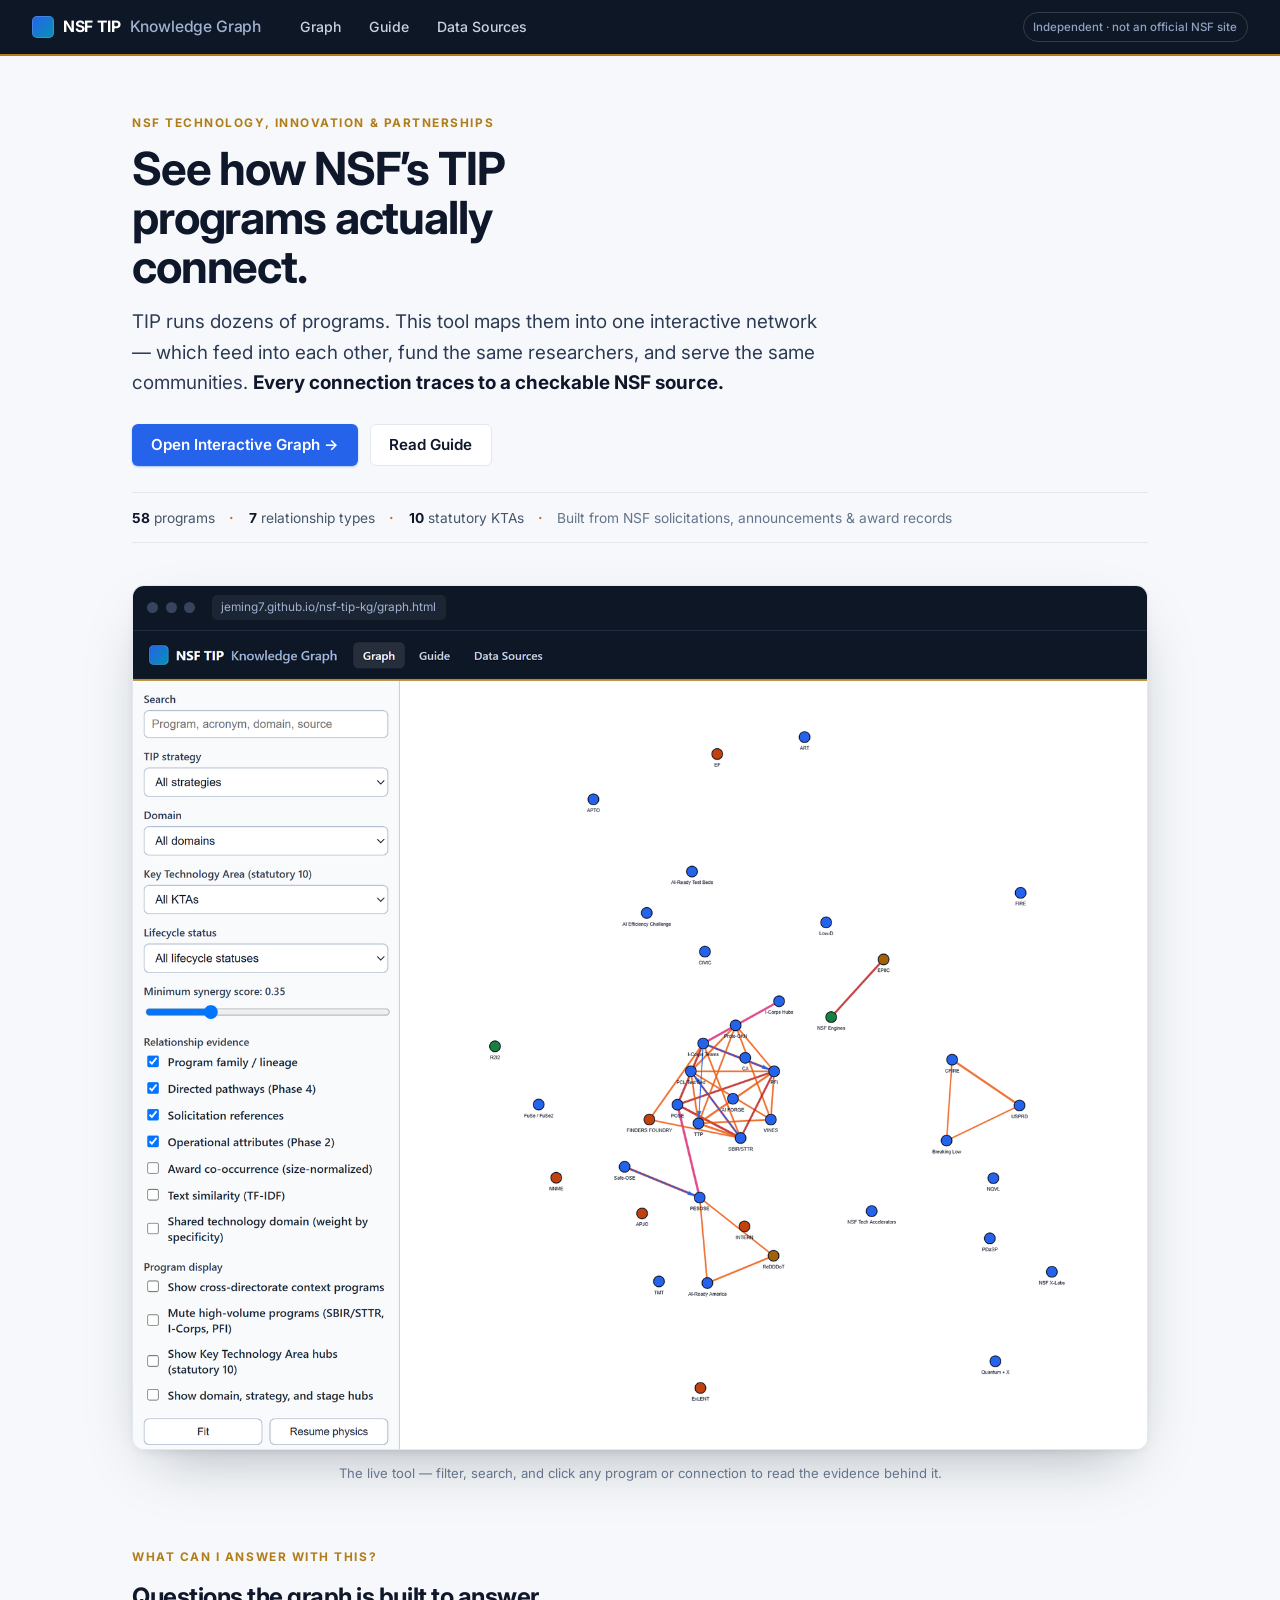
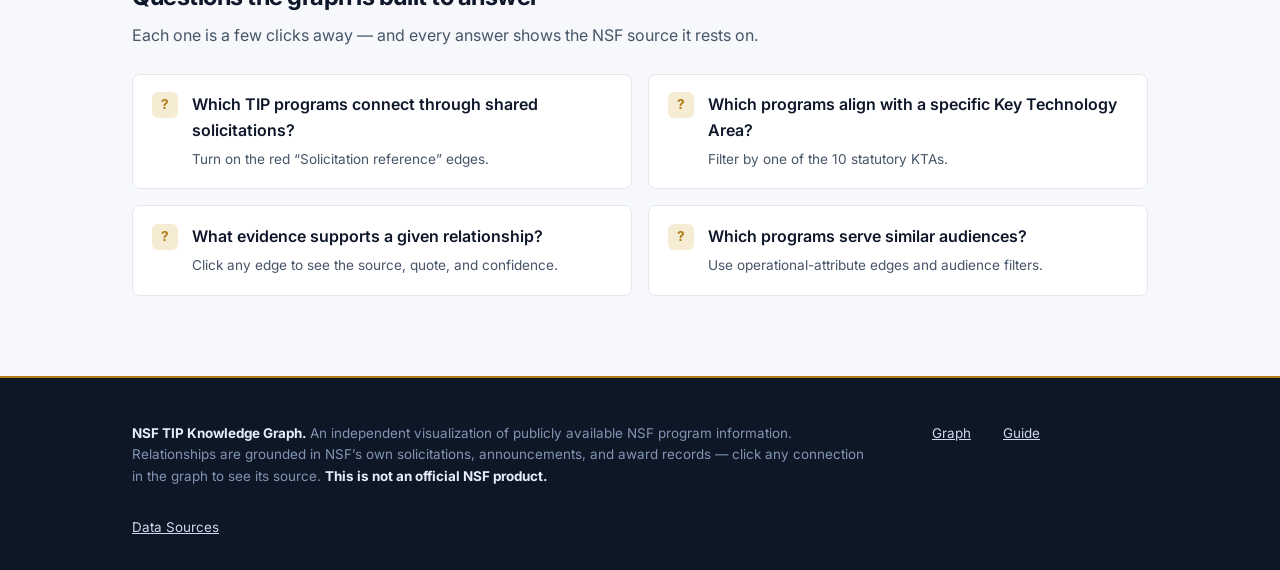
<file: index.html>
<!DOCTYPE html>
<html lang="en">
<head>
<meta charset="utf-8">
<meta name="viewport" content="width=device-width, initial-scale=1">
<title>NSF TIP Knowledge Graph</title>
<meta name="description" content="An interactive, evidence-backed knowledge graph of NSF Technology, Innovation and Partnerships (TIP) programs — every connection traces to a checkable NSF source.">
<link rel="preconnect" href="https://fonts.googleapis.com">
<link rel="preconnect" href="https://fonts.gstatic.com" crossorigin>
<link href="https://fonts.googleapis.com/css2?family=Inter:wght@400;500;600;700&display=swap" rel="stylesheet">
<link rel="stylesheet" href="assets/site.css">
<style>
  /* hero + landing-specific */
  .hero{ max-width:var(--maxw); margin:0 auto; padding:clamp(2.2rem,5vw,3.6rem) clamp(1rem,3vw,2rem) 1rem; }
  .hero h1{ font-size:clamp(2rem,5vw,2.85rem); line-height:1.08; letter-spacing:-.025em; margin:0 0 1rem; max-width:18ch; }
  .hero .lede{ font-size:clamp(1.05rem,2.2vw,1.18rem); color:#2c3b54; max-width:44rem; margin:0 0 1.6rem; }
  .hero .lede strong{ color:var(--ink); }
  .actions{ display:flex; flex-wrap:wrap; gap:.75rem; margin:0 0 1.6rem; }
  .strip{ display:flex; flex-wrap:wrap; align-items:center; gap:.55rem .9rem;
          font-size:.86rem; color:var(--slate); border-top:1px solid var(--line);
          border-bottom:1px solid var(--line); padding:.85rem 0; margin-bottom:0; }
  .strip b{ color:var(--ink); font-weight:700; }
  .strip .dot{ color:var(--gold); font-weight:700; }
  .strip .src{ color:var(--slate-light); }

  /* preview window */
  .preview{ max-width:var(--maxw); margin:1.6rem auto 0; padding:0 clamp(1rem,3vw,2rem); }
  .window{ border:1px solid var(--line); border-radius:12px; overflow:hidden;
           box-shadow:0 24px 60px -24px rgba(14,23,38,.35), 0 4px 14px -8px rgba(14,23,38,.2);
           background:#fff; }
  .window .bar{ display:flex; align-items:center; gap:.45rem; padding:.6rem .9rem;
                background:#0e1726; border-bottom:1px solid #1f2b41; }
  .window .bar i{ width:11px; height:11px; border-radius:50%; background:#37445d; }
  .window .bar .url{ margin-left:.6rem; color:#9fb3d1; font-size:.74rem;
                     background:rgba(255,255,255,.06); padding:.18rem .6rem; border-radius:5px; }
  .window a.shot{ display:block; position:relative; }
  .window img{ display:block; width:100%; height:auto; }
  .window .open-overlay{ position:absolute; inset:0; display:flex; align-items:flex-end; justify-content:center;
        padding:1.4rem; background:linear-gradient(180deg,rgba(14,23,38,0) 55%,rgba(14,23,38,.12)); opacity:0; transition:opacity .15s; }
  .window a.shot:hover .open-overlay{ opacity:1; }
  .window .open-overlay span{ background:var(--blue); color:#fff; font-weight:600; font-size:.9rem;
        padding:.6rem 1rem; border-radius:6px; box-shadow:0 6px 18px rgba(37,99,235,.4); }
  .caption{ text-align:center; color:var(--slate-light); font-size:.82rem; margin:.8rem 0 0; }

  /* answers section */
  .answers{ max-width:var(--maxw); margin:0 auto; padding:clamp(2.6rem,5vw,4rem) clamp(1rem,3vw,2rem) 1rem; }
  .answers h2{ font-size:1.5rem; letter-spacing:-.02em; margin:.2rem 0 .4rem; }
  .answers .sub{ color:var(--slate); margin:0 0 1.6rem; max-width:42rem; }
  .qgrid{ display:grid; grid-template-columns:repeat(2,1fr); gap:1rem; }
  @media (max-width:620px){ .qgrid{ grid-template-columns:1fr; } }
  .qcard{ background:var(--surface); border:1px solid var(--line); border-radius:var(--radius);
          padding:1.1rem 1.2rem; display:flex; gap:.85rem; align-items:flex-start;
          text-decoration:none; color:inherit; transition:border-color .12s, box-shadow .12s, transform .1s; }
  .qcard:hover{ border-color:#c8d4e6; box-shadow:0 10px 24px -16px rgba(14,23,38,.4); transform:translateY(-2px); }
  .qcard .q{ font-weight:600; color:var(--ink); line-height:1.4; }
  .qcard .how{ display:block; margin-top:.35rem; font-size:.85rem; color:var(--slate); font-weight:400; }
  .qcard .ix{ flex:none; width:26px; height:26px; border-radius:6px; background:var(--gold-soft);
              color:var(--gold); display:grid; place-items:center; font-weight:700; font-size:.85rem; }
</style>
</head>
<body>

  <header class="site-header">
    <a class="brand" href="index.html"><span class="mark"></span>NSF TIP <span class="sub">Knowledge Graph</span></a>
    <nav>
      <a href="graph.html">Graph</a>
      <a href="report.html">Guide</a>
      <a href="sources.html">Data Sources</a>
    </nav>
    <span class="spacer"></span>
    <span class="indep">Independent · not an official NSF site</span>
  </header>

  <main>
    <section class="hero">
      <p class="eyebrow">NSF Technology, Innovation &amp; Partnerships</p>
      <h1>See how NSF&rsquo;s TIP programs actually connect.</h1>
      <p class="lede">TIP runs dozens of programs. This tool maps them into one interactive network —
        which feed into each other, fund the same researchers, and serve the same communities.
        <strong>Every connection traces to a checkable NSF source.</strong></p>
      <div class="actions">
        <a class="btn btn-primary" href="graph.html">Open Interactive Graph →</a>
        <a class="btn btn-secondary" href="report.html">Read Guide</a>
      </div>
      <div class="strip">
        <span><b>58</b> programs</span><span class="dot">·</span>
        <span><b>7</b> relationship types</span><span class="dot">·</span>
        <span><b>10</b> statutory KTAs</span><span class="dot">·</span>
        <span class="src">Built from NSF solicitations, announcements &amp; award records</span>
      </div>
    </section>

    <section class="preview">
      <div class="window">
        <div class="bar"><i></i><i></i><i></i><span class="url">jeming7.github.io/nsf-tip-kg/graph.html</span></div>
        <a class="shot" href="graph.html" aria-label="Open the interactive graph">
          <img src="assets/graph-preview.png" alt="The interactive TIP knowledge graph: programs as nodes, evidence-backed relationships as colored edges, with filter controls." loading="eager">
          <span class="open-overlay"><span>Open Interactive Graph →</span></span>
        </a>
      </div>
      <p class="caption">The live tool — filter, search, and click any program or connection to read the evidence behind it.</p>
    </section>

    <section class="answers">
      <p class="eyebrow">What can I answer with this?</p>
      <h2>Questions the graph is built to answer</h2>
      <p class="sub">Each one is a few clicks away — and every answer shows the NSF source it rests on.</p>
      <div class="qgrid">
        <a class="qcard" href="graph.html">
          <span class="ix">?</span>
          <span><span class="q">Which TIP programs connect through shared solicitations?</span>
            <span class="how">Turn on the red &ldquo;Solicitation reference&rdquo; edges.</span></span>
        </a>
        <a class="qcard" href="graph.html">
          <span class="ix">?</span>
          <span><span class="q">Which programs align with a specific Key Technology Area?</span>
            <span class="how">Filter by one of the 10 statutory KTAs.</span></span>
        </a>
        <a class="qcard" href="graph.html">
          <span class="ix">?</span>
          <span><span class="q">What evidence supports a given relationship?</span>
            <span class="how">Click any edge to see the source, quote, and confidence.</span></span>
        </a>
        <a class="qcard" href="graph.html">
          <span class="ix">?</span>
          <span><span class="q">Which programs serve similar audiences?</span>
            <span class="how">Use operational-attribute edges and audience filters.</span></span>
        </a>
      </div>
    </section>
  </main>

  <footer class="site-footer">
    <div class="inner">
      <p class="disclaimer">
        <strong>NSF TIP Knowledge Graph.</strong> An independent visualization of publicly available NSF program
        information. Relationships are grounded in NSF&rsquo;s own solicitations, announcements, and award records —
        click any connection in the graph to see its source. <strong>This is not an official NSF product.</strong>
      </p>
      <span class="spacer"></span>
      <a href="graph.html">Graph</a> <a href="report.html">Guide</a> <a href="sources.html">Data Sources</a>
    </div>
  </footer>

</body>
</html>
</file>
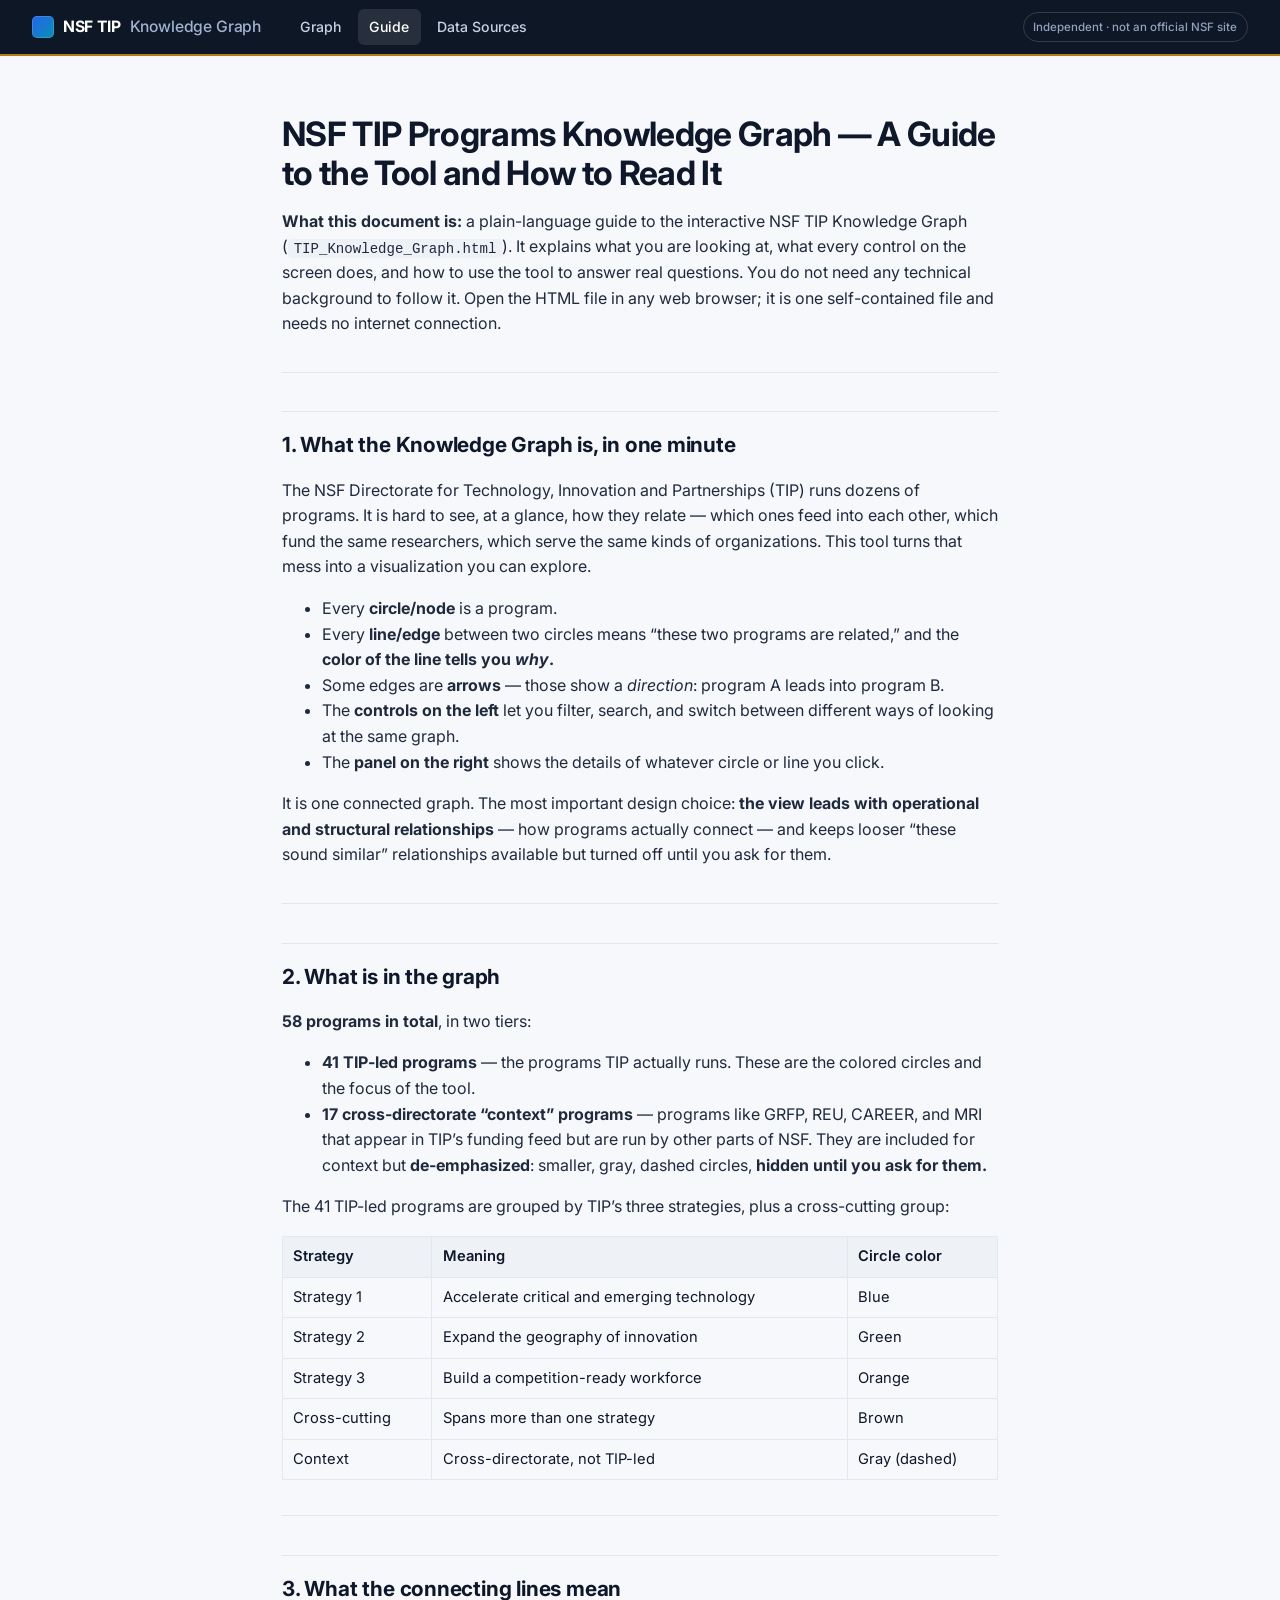
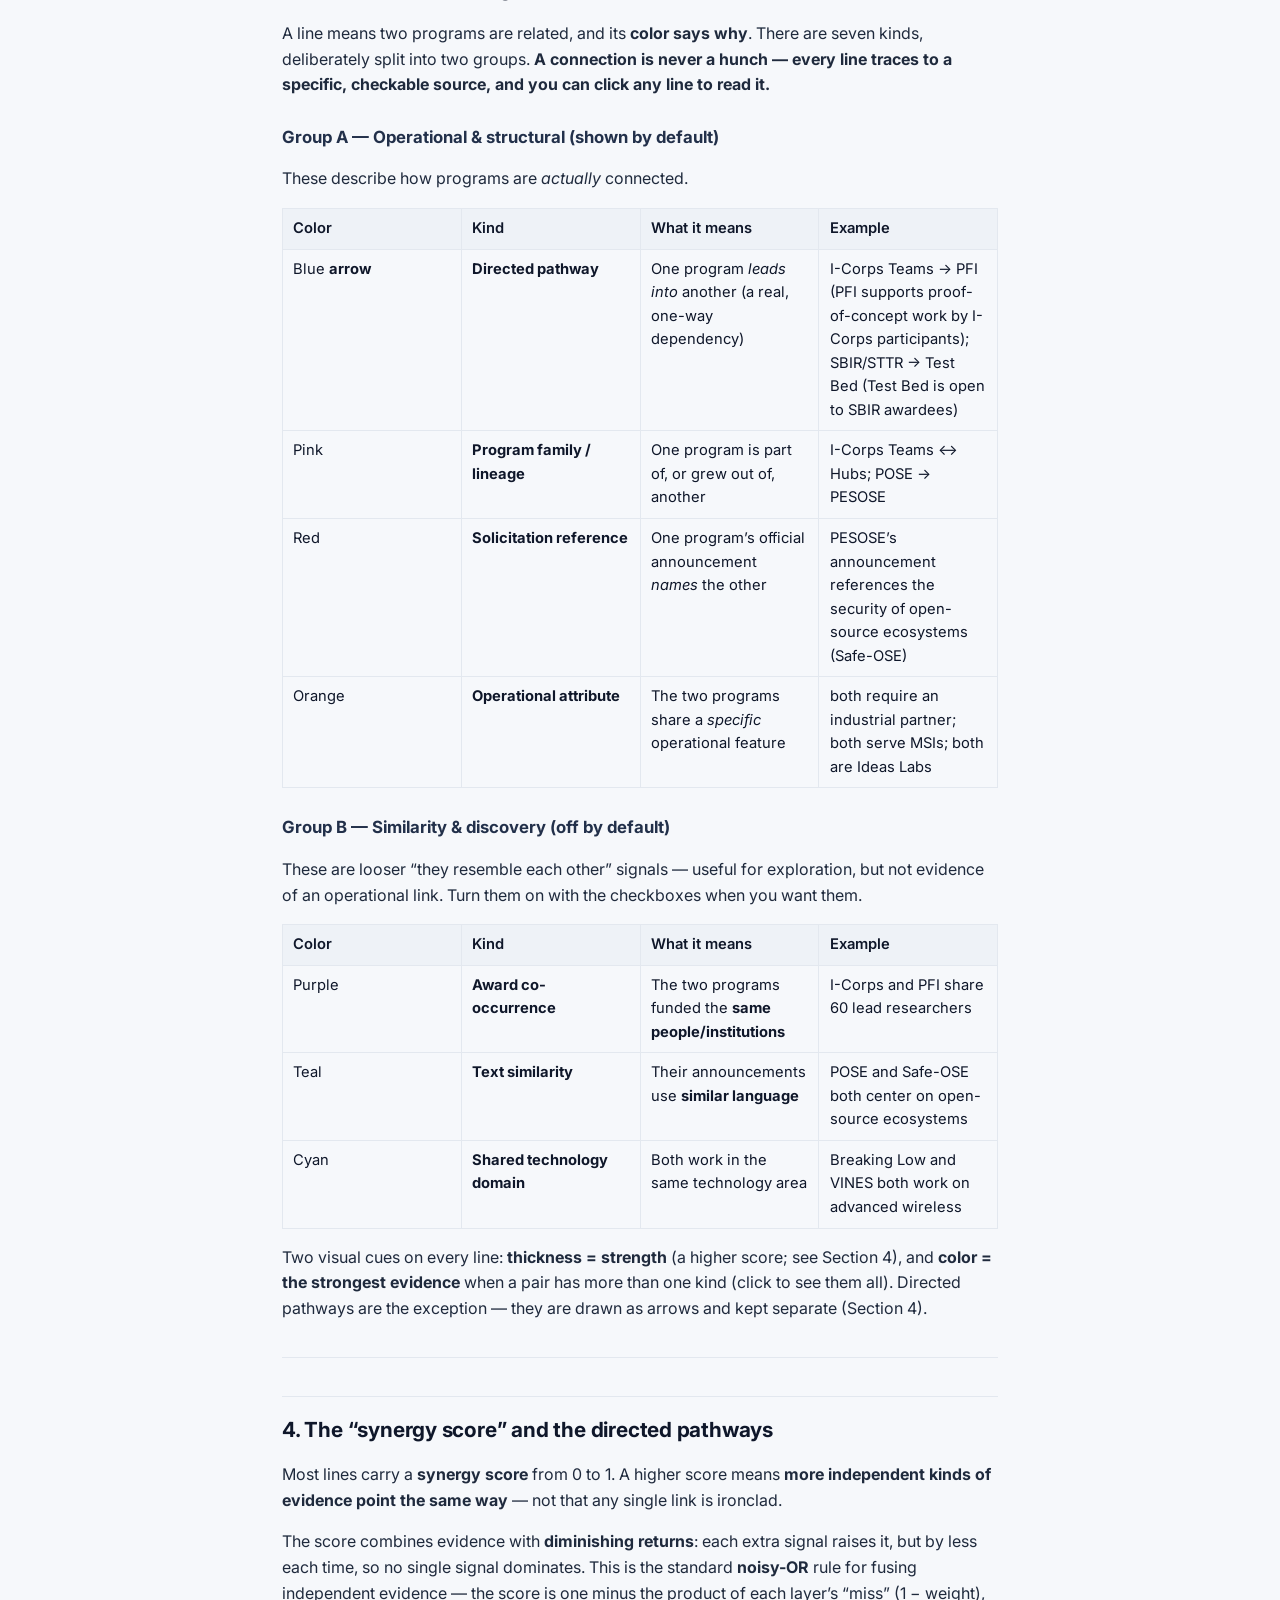
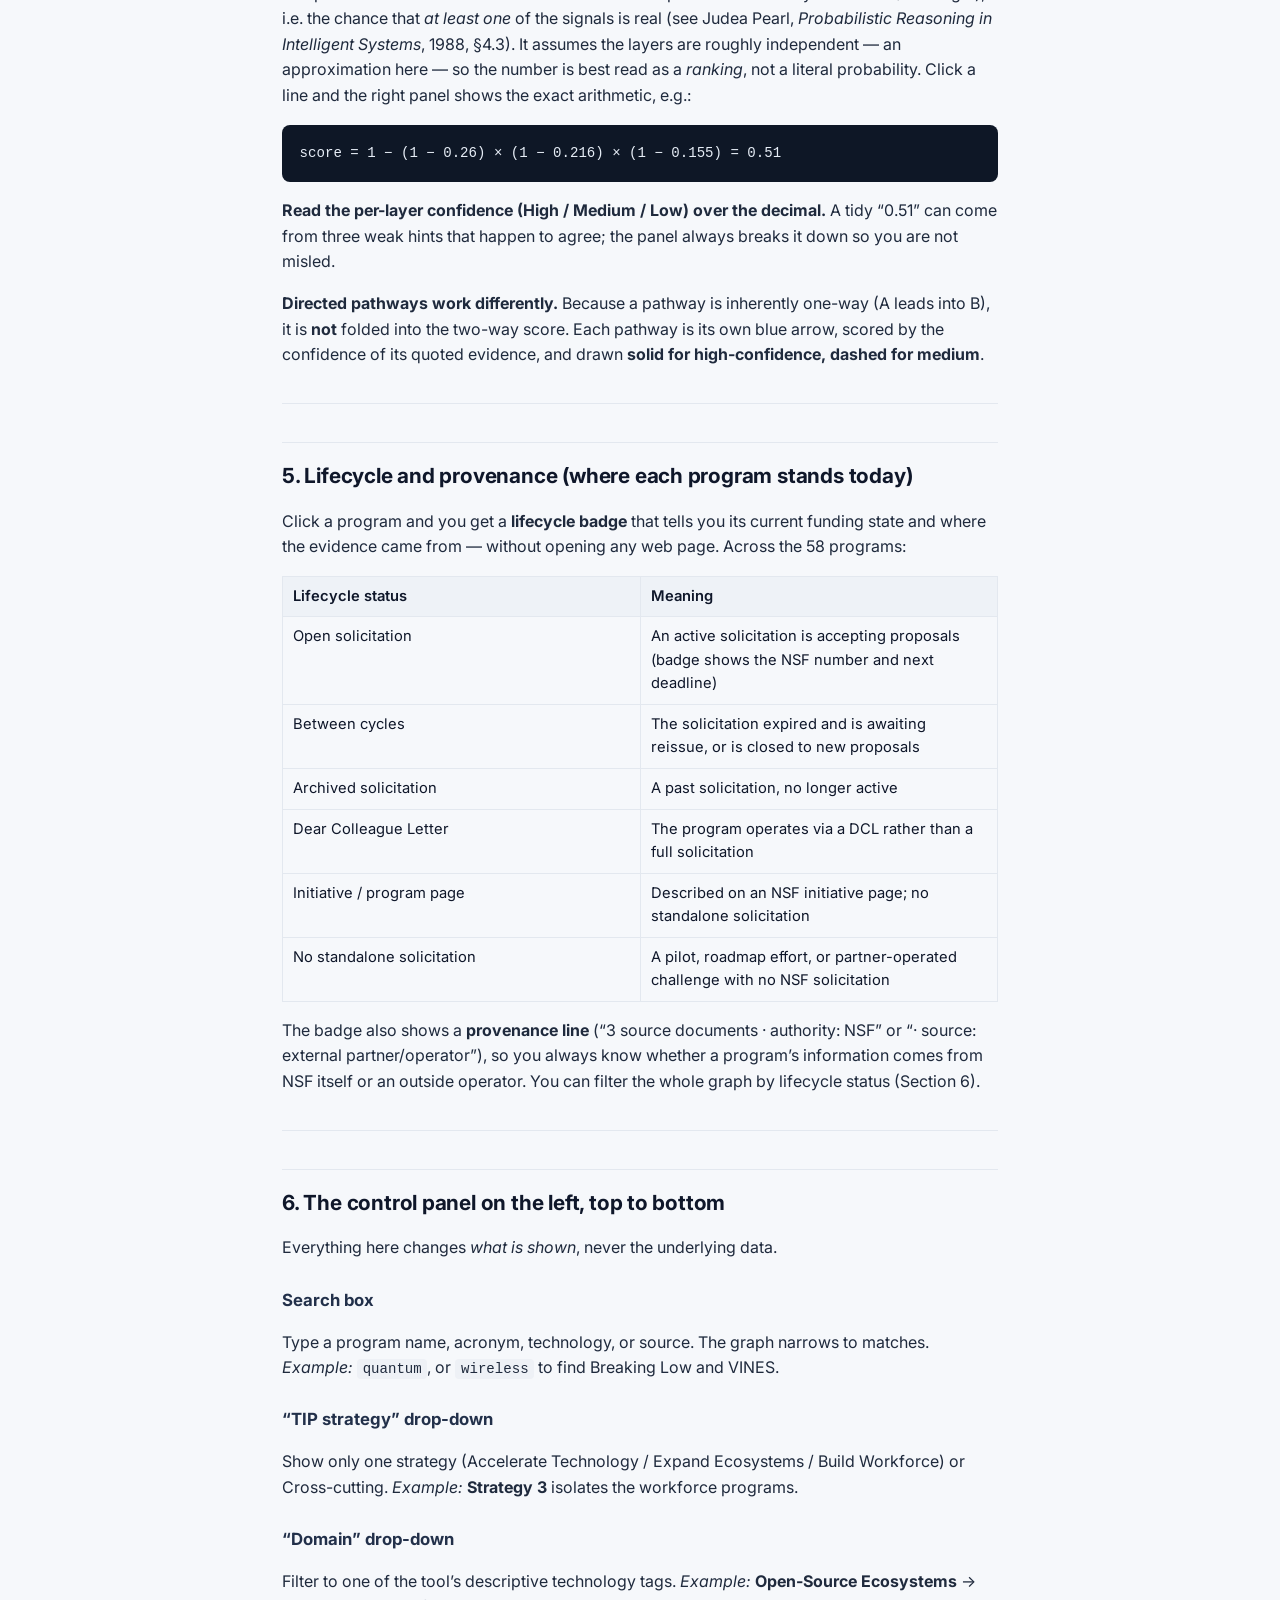
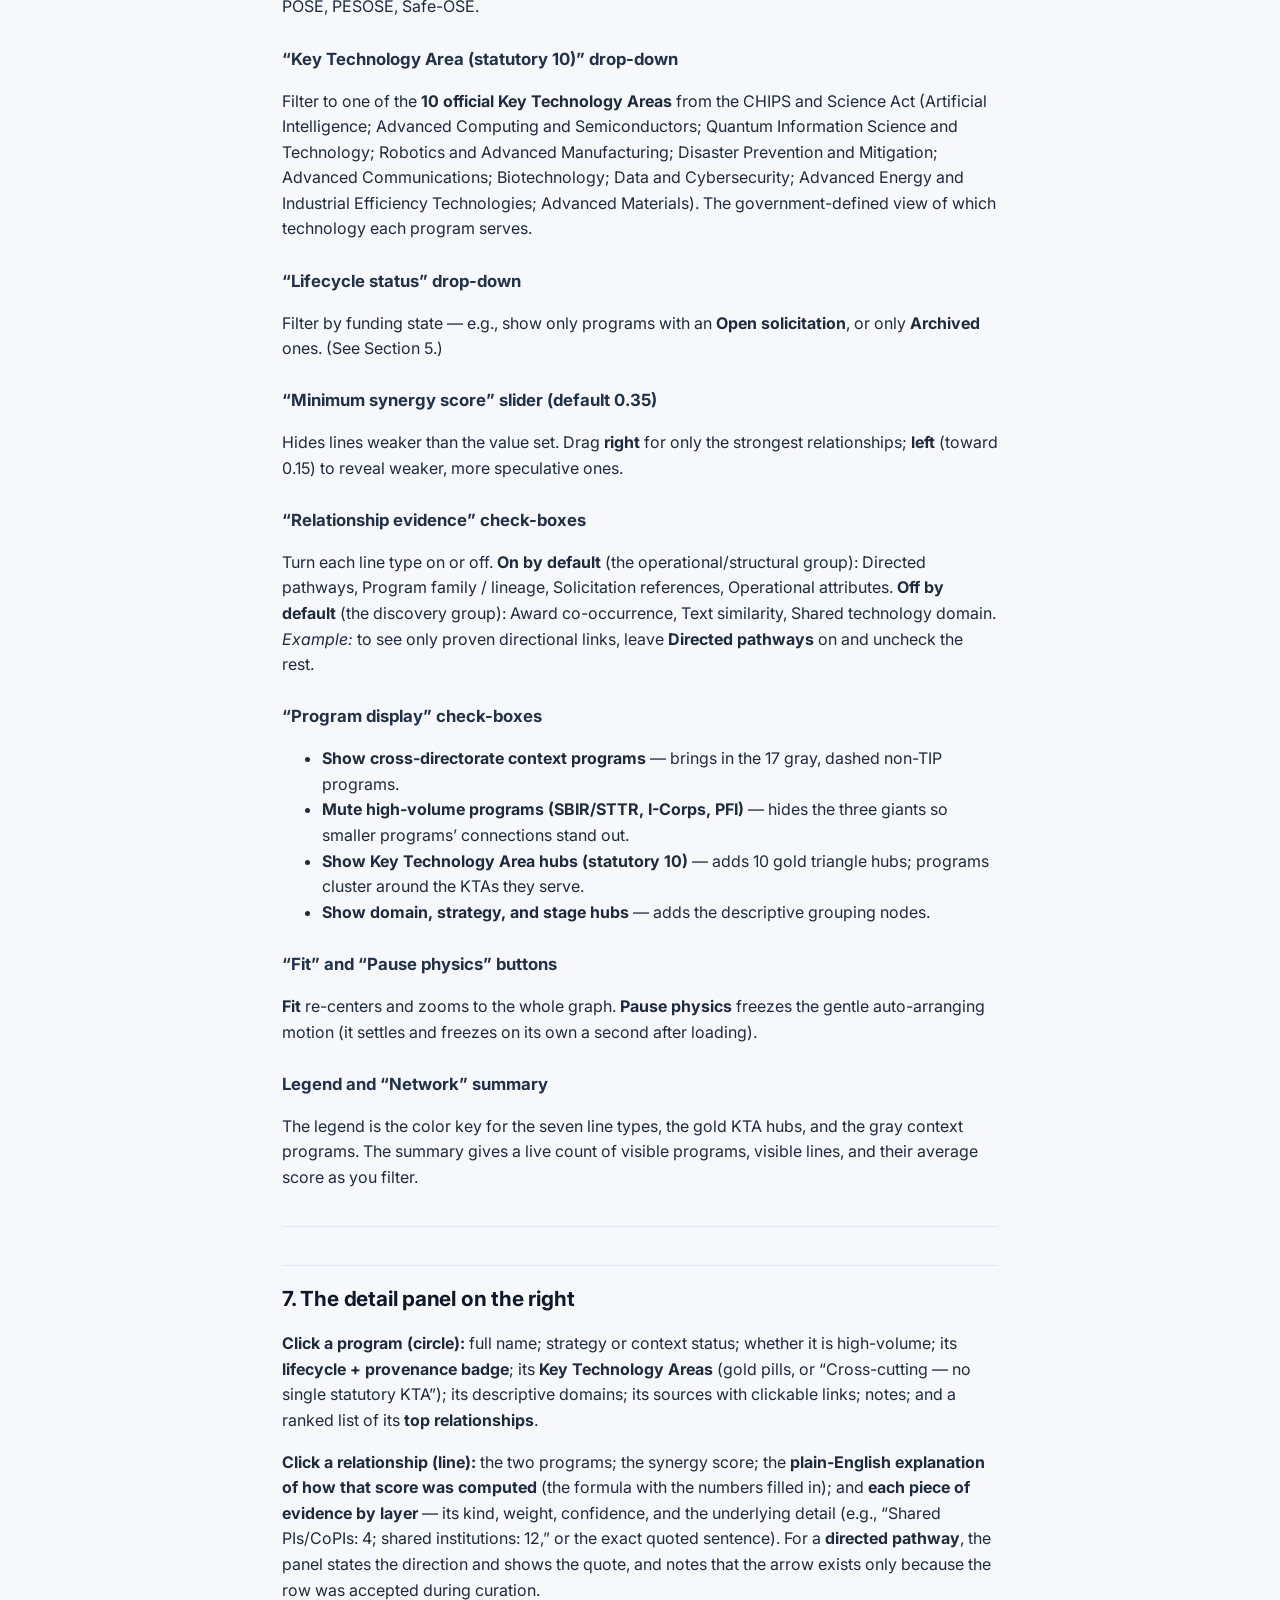
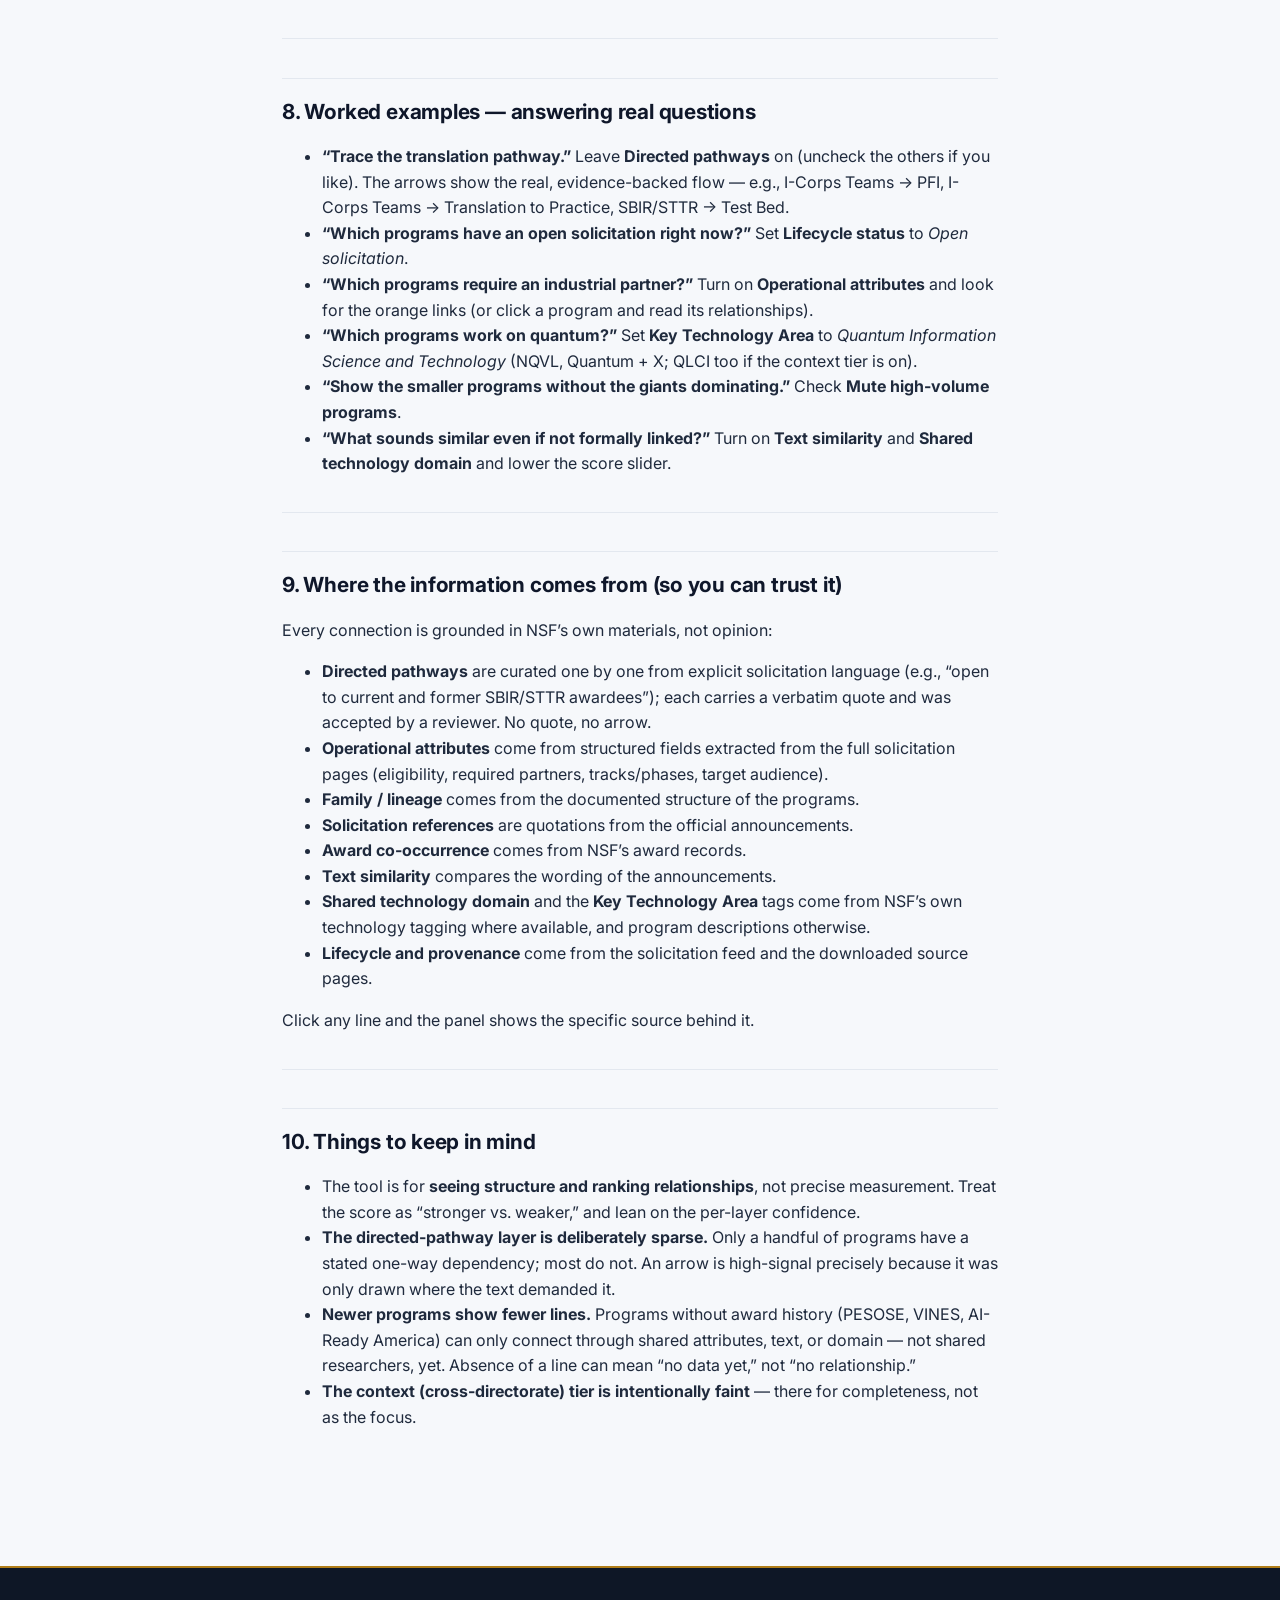
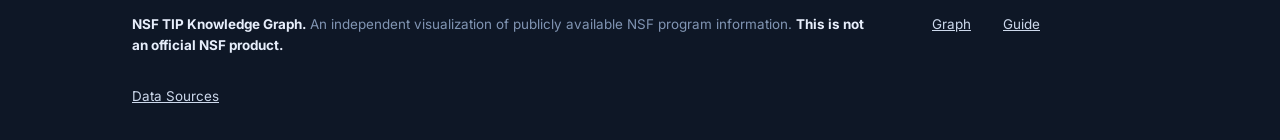
<file: report.html>
<!DOCTYPE html>
<html xmlns="http://www.w3.org/1999/xhtml">
<head>
  <meta charset="utf-8" />
  <meta name="generator" content="pandoc" />
  <meta name="viewport" content="width=device-width, initial-scale=1.0, user-scalable=yes" />
  <title>Guide — NSF TIP Knowledge Graph</title>
  <style>
    /* Default styles provided by pandoc.
    ** See https://pandoc.org/MANUAL.html#variables-for-html for config info.
    */
    span.smallcaps{font-variant: small-caps;}
    div.columns{display: flex; gap: min(4vw, 1.5em);}
    div.column{flex: auto; overflow-x: auto;}
    div.hanging-indent{margin-left: 1.5em; text-indent: -1.5em;}
    /* The extra [class] is a hack that increases specificity enough to
       override a similar rule in reveal.js */
    ul.task-list[class]{list-style: none;}
    ul.task-list li input[type="checkbox"] {
      font-size: inherit;
      width: 0.8em;
      margin: 0 0.8em 0.2em -1.6em;
      vertical-align: middle;
    }
    .display.math{display: block; text-align: center; margin: 0.5rem auto;}
  </style>
  <link rel="stylesheet" href="assets/site.css" />
  <link rel="preconnect" href="https://fonts.googleapis.com">
  <link rel="preconnect" href="https://fonts.gstatic.com" crossorigin>
  <link href="https://fonts.googleapis.com/css2?family=Inter:wght@400;500;600;700&display=swap" rel="stylesheet">
</head>
<body>
<header class="site-header">
  <a class="brand" href="index.html"><span class="mark"></span>NSF TIP <span class="sub">Knowledge Graph</span></a>
  <nav>
    <a href="graph.html">Graph</a>
    <a href="report.html" class="active">Guide</a>
    <a href="sources.html">Data Sources</a>
  </nav>
  <span class="spacer"></span>
  <span class="indep">Independent · not an official NSF site</span>
</header>
<main class="page narrow"><article class="prose">
<header id="title-block-header">
<h1 class="title">Guide — NSF TIP Knowledge Graph</h1>
</header>
<h1
id="nsf-tip-programs-knowledge-graph-a-guide-to-the-tool-and-how-to-read-it">NSF
TIP Programs Knowledge Graph — A Guide to the Tool and How to Read
It</h1>
<p><strong>What this document is:</strong> a plain-language guide to the
interactive NSF TIP Knowledge Graph
(<code>TIP_Knowledge_Graph.html</code>). It explains what you are
looking at, what every control on the screen does, and how to use the
tool to answer real questions. You do not need any technical background
to follow it. Open the HTML file in any web browser; it is one
self-contained file and needs no internet connection.</p>
<hr />
<h2 id="what-the-knowledge-graph-is-in-one-minute">1. What the Knowledge
Graph is, in one minute</h2>
<p>The NSF Directorate for Technology, Innovation and Partnerships (TIP)
runs dozens of programs. It is hard to see, at a glance, how they relate
— which ones feed into each other, which fund the same researchers,
which serve the same kinds of organizations. This tool turns that mess
into a visualization you can explore.</p>
<ul>
<li>Every <strong>circle/node</strong> is a program.</li>
<li>Every <strong>line/edge</strong> between two circles means “these
two programs are related,” and the <strong>color of the line tells you
<em>why</em>.</strong></li>
<li>Some edges are <strong>arrows</strong> — those show a
<em>direction</em>: program A leads into program B.</li>
<li>The <strong>controls on the left</strong> let you filter, search,
and switch between different ways of looking at the same graph.</li>
<li>The <strong>panel on the right</strong> shows the details of
whatever circle or line you click.</li>
</ul>
<p>It is one connected graph. The most important design choice:
<strong>the view leads with operational and structural
relationships</strong> — how programs actually connect — and keeps
looser “these sound similar” relationships available but turned off
until you ask for them.</p>
<hr />
<h2 id="what-is-in-the-graph">2. What is in the graph</h2>
<p><strong>58 programs in total</strong>, in two tiers:</p>
<ul>
<li><strong>41 TIP-led programs</strong> — the programs TIP actually
runs. These are the colored circles and the focus of the tool.</li>
<li><strong>17 cross-directorate “context” programs</strong> — programs
like GRFP, REU, CAREER, and MRI that appear in TIP’s funding feed but
are run by other parts of NSF. They are included for context but
<strong>de-emphasized</strong>: smaller, gray, dashed circles,
<strong>hidden until you ask for them.</strong></li>
</ul>
<p>The 41 TIP-led programs are grouped by TIP’s three strategies, plus a
cross-cutting group:</p>
<table>
<thead>
<tr>
<th>Strategy</th>
<th>Meaning</th>
<th>Circle color</th>
</tr>
</thead>
<tbody>
<tr>
<td>Strategy 1</td>
<td>Accelerate critical and emerging technology</td>
<td>Blue</td>
</tr>
<tr>
<td>Strategy 2</td>
<td>Expand the geography of innovation</td>
<td>Green</td>
</tr>
<tr>
<td>Strategy 3</td>
<td>Build a competition-ready workforce</td>
<td>Orange</td>
</tr>
<tr>
<td>Cross-cutting</td>
<td>Spans more than one strategy</td>
<td>Brown</td>
</tr>
<tr>
<td>Context</td>
<td>Cross-directorate, not TIP-led</td>
<td>Gray (dashed)</td>
</tr>
</tbody>
</table>
<hr />
<h2 id="what-the-connecting-lines-mean">3. What the connecting lines
mean</h2>
<p>A line means two programs are related, and its <strong>color says
why</strong>. There are seven kinds, deliberately split into two groups.
<strong>A connection is never a hunch — every line traces to a specific,
checkable source, and you can click any line to read it.</strong></p>
<h3 id="group-a-operational-structural-shown-by-default">Group A —
Operational &amp; structural (shown by default)</h3>
<p>These describe how programs are <em>actually</em> connected.</p>
<table>
<colgroup>
<col style="width: 25%" />
<col style="width: 25%" />
<col style="width: 25%" />
<col style="width: 25%" />
</colgroup>
<thead>
<tr>
<th>Color</th>
<th>Kind</th>
<th>What it means</th>
<th>Example</th>
</tr>
</thead>
<tbody>
<tr>
<td>Blue <strong>arrow</strong></td>
<td><strong>Directed pathway</strong></td>
<td>One program <em>leads into</em> another (a real, one-way
dependency)</td>
<td>I-Corps Teams → PFI (PFI supports proof-of-concept work by I-Corps
participants); SBIR/STTR → Test Bed (Test Bed is open to SBIR
awardees)</td>
</tr>
<tr>
<td>Pink</td>
<td><strong>Program family / lineage</strong></td>
<td>One program is part of, or grew out of, another</td>
<td>I-Corps Teams ↔︎ Hubs; POSE → PESOSE</td>
</tr>
<tr>
<td>Red</td>
<td><strong>Solicitation reference</strong></td>
<td>One program’s official announcement <em>names</em> the other</td>
<td>PESOSE’s announcement references the security of open-source
ecosystems (Safe-OSE)</td>
</tr>
<tr>
<td>Orange</td>
<td><strong>Operational attribute</strong></td>
<td>The two programs share a <em>specific</em> operational feature</td>
<td>both require an industrial partner; both serve MSIs; both are Ideas
Labs</td>
</tr>
</tbody>
</table>
<h3 id="group-b-similarity-discovery-off-by-default">Group B —
Similarity &amp; discovery (off by default)</h3>
<p>These are looser “they resemble each other” signals — useful for
exploration, but not evidence of an operational link. Turn them on with
the checkboxes when you want them.</p>
<table>
<colgroup>
<col style="width: 25%" />
<col style="width: 25%" />
<col style="width: 25%" />
<col style="width: 25%" />
</colgroup>
<thead>
<tr>
<th>Color</th>
<th>Kind</th>
<th>What it means</th>
<th>Example</th>
</tr>
</thead>
<tbody>
<tr>
<td>Purple</td>
<td><strong>Award co-occurrence</strong></td>
<td>The two programs funded the <strong>same
people/institutions</strong></td>
<td>I-Corps and PFI share 60 lead researchers</td>
</tr>
<tr>
<td>Teal</td>
<td><strong>Text similarity</strong></td>
<td>Their announcements use <strong>similar language</strong></td>
<td>POSE and Safe-OSE both center on open-source ecosystems</td>
</tr>
<tr>
<td>Cyan</td>
<td><strong>Shared technology domain</strong></td>
<td>Both work in the same technology area</td>
<td>Breaking Low and VINES both work on advanced wireless</td>
</tr>
</tbody>
</table>
<p>Two visual cues on every line: <strong>thickness = strength</strong>
(a higher score; see Section 4), and <strong>color = the strongest
evidence</strong> when a pair has more than one kind (click to see them
all). Directed pathways are the exception — they are drawn as arrows and
kept separate (Section 4).</p>
<hr />
<h2 id="the-synergy-score-and-the-directed-pathways">4. The “synergy
score” and the directed pathways</h2>
<p>Most lines carry a <strong>synergy score</strong> from 0 to 1. A
higher score means <strong>more independent kinds of evidence point the
same way</strong> — not that any single link is ironclad.</p>
<p>The score combines evidence with <strong>diminishing
returns</strong>: each extra signal raises it, but by less each time, so
no single signal dominates. This is the standard
<strong>noisy-OR</strong> rule for fusing independent evidence — the
score is one minus the product of each layer’s “miss” (1 − weight),
i.e. the chance that <em>at least one</em> of the signals is real (see
Judea Pearl, <em>Probabilistic Reasoning in Intelligent Systems</em>,
1988, §4.3). It assumes the layers are roughly independent — an
approximation here — so the number is best read as a <em>ranking</em>,
not a literal probability. Click a line and the right panel shows the
exact arithmetic, e.g.:</p>
<pre><code>score = 1 − (1 − 0.26) × (1 − 0.216) × (1 − 0.155) = 0.51</code></pre>
<p><strong>Read the per-layer confidence (High / Medium / Low) over the
decimal.</strong> A tidy “0.51” can come from three weak hints that
happen to agree; the panel always breaks it down so you are not
misled.</p>
<p><strong>Directed pathways work differently.</strong> Because a
pathway is inherently one-way (A leads into B), it is
<strong>not</strong> folded into the two-way score. Each pathway is its
own blue arrow, scored by the confidence of its quoted evidence, and
drawn <strong>solid for high-confidence, dashed for medium</strong>.</p>
<hr />
<h2 id="lifecycle-and-provenance-where-each-program-stands-today">5.
Lifecycle and provenance (where each program stands today)</h2>
<p>Click a program and you get a <strong>lifecycle badge</strong> that
tells you its current funding state and where the evidence came from —
without opening any web page. Across the 58 programs:</p>
<table>
<colgroup>
<col style="width: 50%" />
<col style="width: 50%" />
</colgroup>
<thead>
<tr>
<th>Lifecycle status</th>
<th>Meaning</th>
</tr>
</thead>
<tbody>
<tr>
<td>Open solicitation</td>
<td>An active solicitation is accepting proposals (badge shows the NSF
number and next deadline)</td>
</tr>
<tr>
<td>Between cycles</td>
<td>The solicitation expired and is awaiting reissue, or is closed to
new proposals</td>
</tr>
<tr>
<td>Archived solicitation</td>
<td>A past solicitation, no longer active</td>
</tr>
<tr>
<td>Dear Colleague Letter</td>
<td>The program operates via a DCL rather than a full solicitation</td>
</tr>
<tr>
<td>Initiative / program page</td>
<td>Described on an NSF initiative page; no standalone solicitation</td>
</tr>
<tr>
<td>No standalone solicitation</td>
<td>A pilot, roadmap effort, or partner-operated challenge with no NSF
solicitation</td>
</tr>
</tbody>
</table>
<p>The badge also shows a <strong>provenance line</strong> (“3 source
documents · authority: NSF” or “· source: external partner/operator”),
so you always know whether a program’s information comes from NSF itself
or an outside operator. You can filter the whole graph by lifecycle
status (Section 6).</p>
<hr />
<h2 id="the-control-panel-on-the-left-top-to-bottom">6. The control
panel on the left, top to bottom</h2>
<p>Everything here changes <em>what is shown</em>, never the underlying
data.</p>
<h3 id="search-box">Search box</h3>
<p>Type a program name, acronym, technology, or source. The graph
narrows to matches. <em>Example:</em> <code>quantum</code>, or
<code>wireless</code> to find Breaking Low and VINES.</p>
<h3 id="tip-strategy-drop-down">“TIP strategy” drop-down</h3>
<p>Show only one strategy (Accelerate Technology / Expand Ecosystems /
Build Workforce) or Cross-cutting. <em>Example:</em> <strong>Strategy
3</strong> isolates the workforce programs.</p>
<h3 id="domain-drop-down">“Domain” drop-down</h3>
<p>Filter to one of the tool’s descriptive technology tags.
<em>Example:</em> <strong>Open-Source Ecosystems</strong> → POSE,
PESOSE, Safe-OSE.</p>
<h3 id="key-technology-area-statutory-10-drop-down">“Key Technology Area
(statutory 10)” drop-down</h3>
<p>Filter to one of the <strong>10 official Key Technology
Areas</strong> from the CHIPS and Science Act (Artificial Intelligence;
Advanced Computing and Semiconductors; Quantum Information Science and
Technology; Robotics and Advanced Manufacturing; Disaster Prevention and
Mitigation; Advanced Communications; Biotechnology; Data and
Cybersecurity; Advanced Energy and Industrial Efficiency Technologies;
Advanced Materials). The government-defined view of which technology
each program serves.</p>
<h3 id="lifecycle-status-drop-down">“Lifecycle status” drop-down</h3>
<p>Filter by funding state — e.g., show only programs with an
<strong>Open solicitation</strong>, or only <strong>Archived</strong>
ones. (See Section 5.)</p>
<h3 id="minimum-synergy-score-slider-default-0.35">“Minimum synergy
score” slider (default 0.35)</h3>
<p>Hides lines weaker than the value set. Drag <strong>right</strong>
for only the strongest relationships; <strong>left</strong> (toward
0.15) to reveal weaker, more speculative ones.</p>
<h3 id="relationship-evidence-check-boxes">“Relationship evidence”
check-boxes</h3>
<p>Turn each line type on or off. <strong>On by default</strong> (the
operational/structural group): Directed pathways, Program family /
lineage, Solicitation references, Operational attributes. <strong>Off by
default</strong> (the discovery group): Award co-occurrence, Text
similarity, Shared technology domain. <em>Example:</em> to see only
proven directional links, leave <strong>Directed pathways</strong> on
and uncheck the rest.</p>
<h3 id="program-display-check-boxes">“Program display” check-boxes</h3>
<ul>
<li><strong>Show cross-directorate context programs</strong> — brings in
the 17 gray, dashed non-TIP programs.</li>
<li><strong>Mute high-volume programs (SBIR/STTR, I-Corps, PFI)</strong>
— hides the three giants so smaller programs’ connections stand
out.</li>
<li><strong>Show Key Technology Area hubs (statutory 10)</strong> — adds
10 gold triangle hubs; programs cluster around the KTAs they serve.</li>
<li><strong>Show domain, strategy, and stage hubs</strong> — adds the
descriptive grouping nodes.</li>
</ul>
<h3 id="fit-and-pause-physics-buttons">“Fit” and “Pause physics”
buttons</h3>
<p><strong>Fit</strong> re-centers and zooms to the whole graph.
<strong>Pause physics</strong> freezes the gentle auto-arranging motion
(it settles and freezes on its own a second after loading).</p>
<h3 id="legend-and-network-summary">Legend and “Network” summary</h3>
<p>The legend is the color key for the seven line types, the gold KTA
hubs, and the gray context programs. The summary gives a live count of
visible programs, visible lines, and their average score as you
filter.</p>
<hr />
<h2 id="the-detail-panel-on-the-right">7. The detail panel on the
right</h2>
<p><strong>Click a program (circle):</strong> full name; strategy or
context status; whether it is high-volume; its <strong>lifecycle +
provenance badge</strong>; its <strong>Key Technology Areas</strong>
(gold pills, or “Cross-cutting — no single statutory KTA”); its
descriptive domains; its sources with clickable links; notes; and a
ranked list of its <strong>top relationships</strong>.</p>
<p><strong>Click a relationship (line):</strong> the two programs; the
synergy score; the <strong>plain-English explanation of how that score
was computed</strong> (the formula with the numbers filled in); and
<strong>each piece of evidence by layer</strong> — its kind, weight,
confidence, and the underlying detail (e.g., “Shared PIs/CoPIs: 4;
shared institutions: 12,” or the exact quoted sentence). For a
<strong>directed pathway</strong>, the panel states the direction and
shows the quote, and notes that the arrow exists only because the row
was accepted during curation.</p>
<hr />
<h2 id="worked-examples-answering-real-questions">8. Worked examples —
answering real questions</h2>
<ul>
<li><strong>“Trace the translation pathway.”</strong> Leave
<strong>Directed pathways</strong> on (uncheck the others if you like).
The arrows show the real, evidence-backed flow — e.g., I-Corps Teams →
PFI, I-Corps Teams → Translation to Practice, SBIR/STTR → Test Bed.</li>
<li><strong>“Which programs have an open solicitation right
now?”</strong> Set <strong>Lifecycle status</strong> to <em>Open
solicitation</em>.</li>
<li><strong>“Which programs require an industrial partner?”</strong>
Turn on <strong>Operational attributes</strong> and look for the orange
links (or click a program and read its relationships).</li>
<li><strong>“Which programs work on quantum?”</strong> Set <strong>Key
Technology Area</strong> to <em>Quantum Information Science and
Technology</em> (NQVL, Quantum + X; QLCI too if the context tier is
on).</li>
<li><strong>“Show the smaller programs without the giants
dominating.”</strong> Check <strong>Mute high-volume
programs</strong>.</li>
<li><strong>“What sounds similar even if not formally linked?”</strong>
Turn on <strong>Text similarity</strong> and <strong>Shared technology
domain</strong> and lower the score slider.</li>
</ul>
<hr />
<h2 id="where-the-information-comes-from-so-you-can-trust-it">9. Where
the information comes from (so you can trust it)</h2>
<p>Every connection is grounded in NSF’s own materials, not opinion:</p>
<ul>
<li><strong>Directed pathways</strong> are curated one by one from
explicit solicitation language (e.g., “open to current and former
SBIR/STTR awardees”); each carries a verbatim quote and was accepted by
a reviewer. No quote, no arrow.</li>
<li><strong>Operational attributes</strong> come from structured fields
extracted from the full solicitation pages (eligibility, required
partners, tracks/phases, target audience).</li>
<li><strong>Family / lineage</strong> comes from the documented
structure of the programs.</li>
<li><strong>Solicitation references</strong> are quotations from the
official announcements.</li>
<li><strong>Award co-occurrence</strong> comes from NSF’s award
records.</li>
<li><strong>Text similarity</strong> compares the wording of the
announcements.</li>
<li><strong>Shared technology domain</strong> and the <strong>Key
Technology Area</strong> tags come from NSF’s own technology tagging
where available, and program descriptions otherwise.</li>
<li><strong>Lifecycle and provenance</strong> come from the solicitation
feed and the downloaded source pages.</li>
</ul>
<p>Click any line and the panel shows the specific source behind it.</p>
<hr />
<h2 id="things-to-keep-in-mind">10. Things to keep in mind</h2>
<ul>
<li>The tool is for <strong>seeing structure and ranking
relationships</strong>, not precise measurement. Treat the score as
“stronger vs. weaker,” and lean on the per-layer confidence.</li>
<li><strong>The directed-pathway layer is deliberately sparse.</strong>
Only a handful of programs have a stated one-way dependency; most do
not. An arrow is high-signal precisely because it was only drawn where
the text demanded it.</li>
<li><strong>Newer programs show fewer lines.</strong> Programs without
award history (PESOSE, VINES, AI-Ready America) can only connect through
shared attributes, text, or domain — not shared researchers, yet.
Absence of a line can mean “no data yet,” not “no relationship.”</li>
<li><strong>The context (cross-directorate) tier is intentionally
faint</strong> — there for completeness, not as the focus.</li>
</ul>
</article></main>
<footer class="site-footer">
  <div class="inner">
    <p class="disclaimer"><strong>NSF TIP Knowledge Graph.</strong> An independent visualization of publicly available NSF program information. <strong>This is not an official NSF product.</strong></p>
    <span class="spacer"></span>
    <a href="graph.html">Graph</a> <a href="report.html">Guide</a> <a href="sources.html">Data Sources</a>
  </div>
</footer>
</body>
</html>
</file>
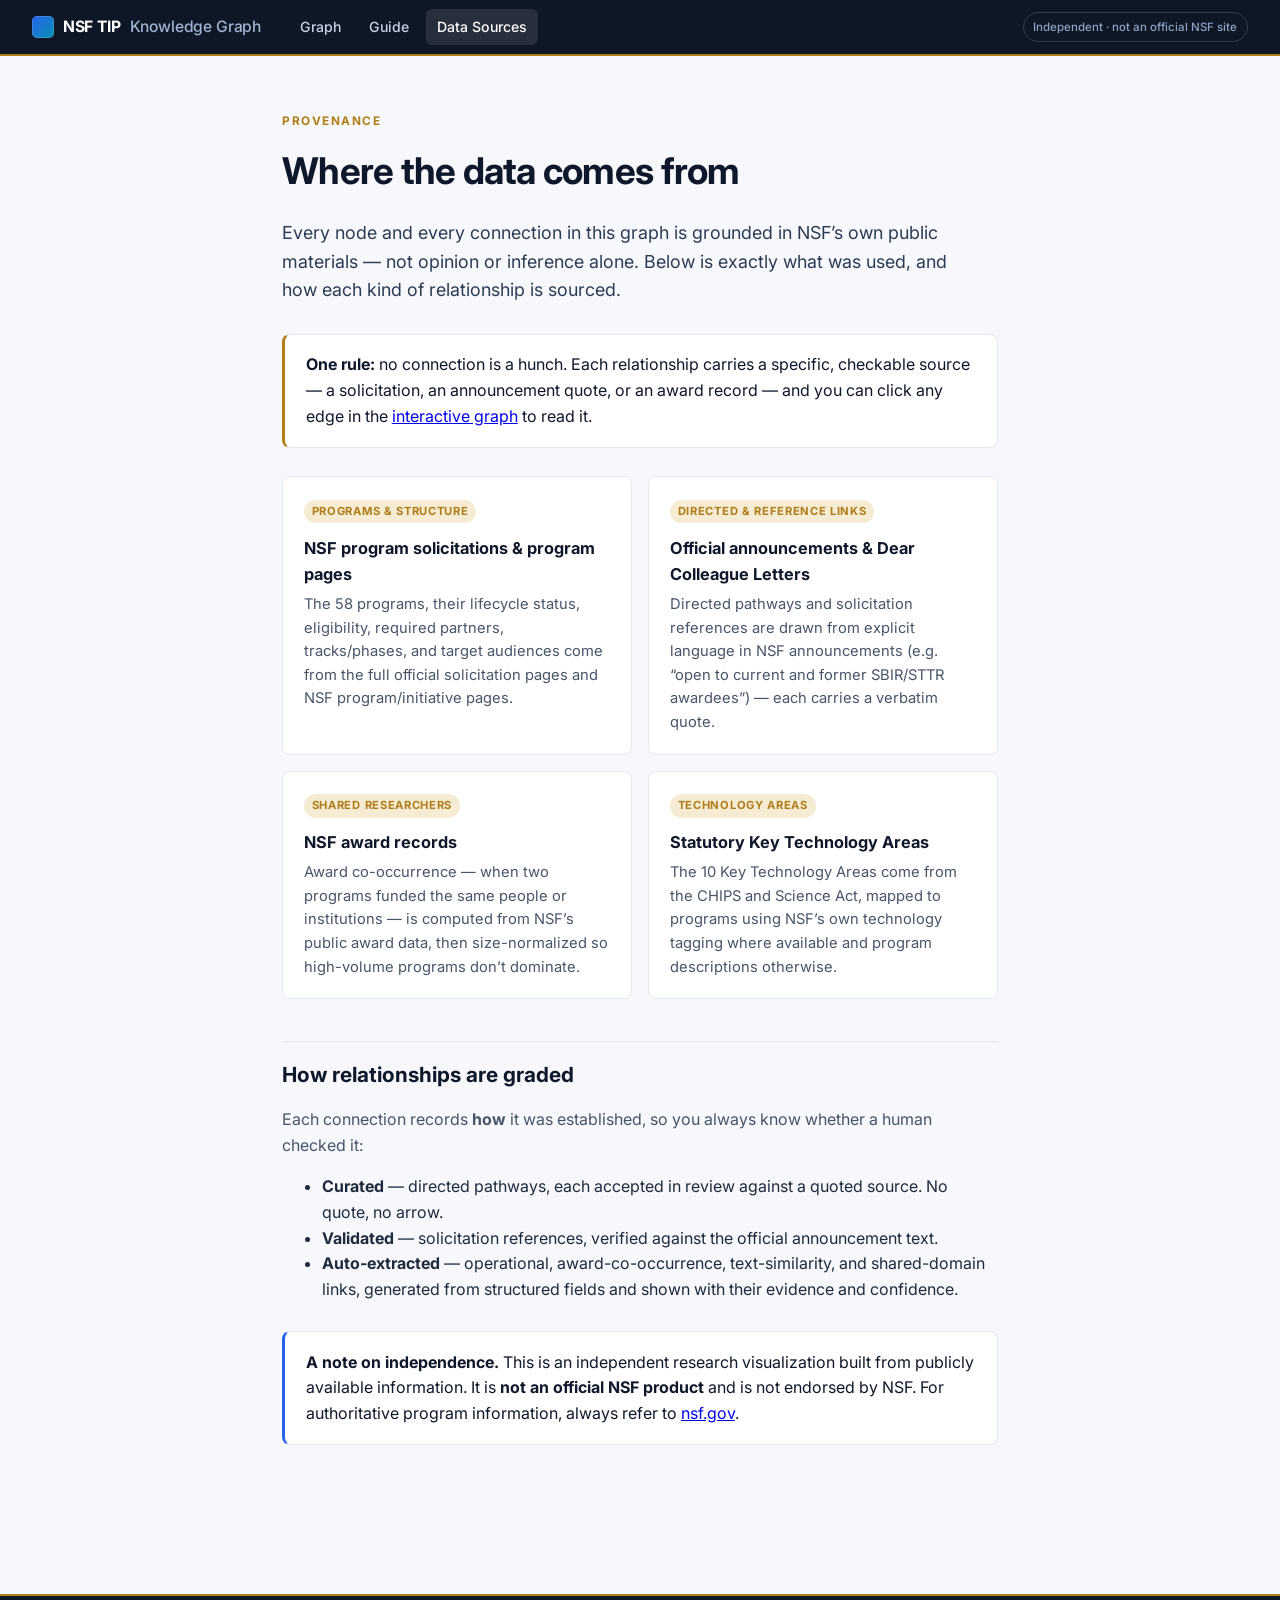
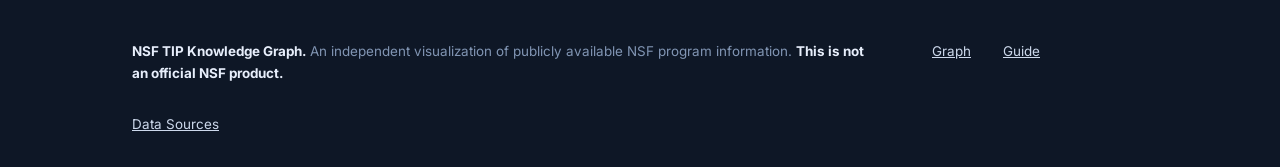
<file: sources.html>
<!DOCTYPE html>
<html lang="en">
<head>
<meta charset="utf-8">
<meta name="viewport" content="width=device-width, initial-scale=1">
<title>Data Sources — NSF TIP Knowledge Graph</title>
<meta name="description" content="Where the NSF TIP Knowledge Graph gets its data: NSF solicitations, announcements, and award records — with every relationship traceable to a source.">
<link rel="preconnect" href="https://fonts.googleapis.com">
<link rel="preconnect" href="https://fonts.gstatic.com" crossorigin>
<link href="https://fonts.googleapis.com/css2?family=Inter:wght@400;500;600;700&display=swap" rel="stylesheet">
<link rel="stylesheet" href="assets/site.css">
<style>
  .src-grid{ display:grid; grid-template-columns:repeat(2,1fr); gap:1rem; margin:1.6rem 0 0; }
  @media (max-width:620px){ .src-grid{ grid-template-columns:1fr; } }
  .src{ background:var(--surface); border:1px solid var(--line); border-radius:var(--radius); padding:1.2rem 1.3rem; }
  .src h3{ margin:.1rem 0 .4rem; font-size:1.02rem; }
  .src p{ margin:0; color:var(--slate); font-size:.92rem; }
  .src .tag{ display:inline-block; font-size:.7rem; font-weight:700; text-transform:uppercase; letter-spacing:.06em;
             color:var(--gold); background:var(--gold-soft); padding:.18rem .5rem; border-radius:999px; margin-bottom:.6rem; }
  .lead{ font-size:1.12rem; color:#2c3b54; max-width:44rem; }
  .principle{ background:#fff; border:1px solid var(--line); border-left:3px solid var(--gold);
              border-radius:var(--radius); padding:1.1rem 1.3rem; margin:1.8rem 0; }
  .principle b{ color:var(--ink); }
</style>
</head>
<body>

  <header class="site-header">
    <a class="brand" href="index.html"><span class="mark"></span>NSF TIP <span class="sub">Knowledge Graph</span></a>
    <nav>
      <a href="graph.html">Graph</a>
      <a href="report.html">Guide</a>
      <a href="sources.html" class="active">Data Sources</a>
    </nav>
    <span class="spacer"></span>
    <span class="indep">Independent · not an official NSF site</span>
  </header>

  <main class="page narrow">
    <p class="eyebrow">Provenance</p>
    <h1 style="font-size:clamp(1.8rem,4vw,2.3rem); letter-spacing:-.02em; margin:.1rem 0 1rem;">Where the data comes from</h1>
    <p class="lead">Every node and every connection in this graph is grounded in NSF&rsquo;s own public materials —
      not opinion or inference alone. Below is exactly what was used, and how each kind of relationship is sourced.</p>

    <div class="principle">
      <b>One rule:</b> no connection is a hunch. Each relationship carries a specific, checkable source —
      a solicitation, an announcement quote, or an award record — and you can click any edge in the
      <a href="graph.html">interactive graph</a> to read it.
    </div>

    <div class="src-grid">
      <div class="src">
        <span class="tag">Programs &amp; structure</span>
        <h3>NSF program solicitations &amp; program pages</h3>
        <p>The 58 programs, their lifecycle status, eligibility, required partners, tracks/phases, and target
          audiences come from the full official solicitation pages and NSF program/initiative pages.</p>
      </div>
      <div class="src">
        <span class="tag">Directed &amp; reference links</span>
        <h3>Official announcements &amp; Dear Colleague Letters</h3>
        <p>Directed pathways and solicitation references are drawn from explicit language in NSF announcements
          (e.g. &ldquo;open to current and former SBIR/STTR awardees&rdquo;) — each carries a verbatim quote.</p>
      </div>
      <div class="src">
        <span class="tag">Shared researchers</span>
        <h3>NSF award records</h3>
        <p>Award co-occurrence — when two programs funded the same people or institutions — is computed from
          NSF&rsquo;s public award data, then size-normalized so high-volume programs don&rsquo;t dominate.</p>
      </div>
      <div class="src">
        <span class="tag">Technology areas</span>
        <h3>Statutory Key Technology Areas</h3>
        <p>The 10 Key Technology Areas come from the CHIPS and Science Act, mapped to programs using NSF&rsquo;s own
          technology tagging where available and program descriptions otherwise.</p>
      </div>
    </div>

    <h2 class="prose" style="font-size:1.3rem; margin:2.6rem 0 .6rem; padding-top:1rem; border-top:1px solid var(--line);">How relationships are graded</h2>
    <p style="color:var(--slate);">Each connection records <b>how</b> it was established, so you always know whether a human checked it:</p>
    <ul style="color:#1f2a3d;">
      <li><b>Curated</b> — directed pathways, each accepted in review against a quoted source. No quote, no arrow.</li>
      <li><b>Validated</b> — solicitation references, verified against the official announcement text.</li>
      <li><b>Auto-extracted</b> — operational, award-co-occurrence, text-similarity, and shared-domain links,
        generated from structured fields and shown with their evidence and confidence.</li>
    </ul>

    <div class="principle" style="border-left-color:var(--blue);">
      <b>A note on independence.</b> This is an independent research visualization built from publicly available
      information. It is <b>not an official NSF product</b> and is not endorsed by NSF. For authoritative program
      information, always refer to <a href="https://www.nsf.gov/tip" rel="noopener">nsf.gov</a>.
    </div>
  </main>

  <footer class="site-footer">
    <div class="inner">
      <p class="disclaimer">
        <strong>NSF TIP Knowledge Graph.</strong> An independent visualization of publicly available NSF program
        information. <strong>This is not an official NSF product.</strong>
      </p>
      <span class="spacer"></span>
      <a href="graph.html">Graph</a> <a href="report.html">Guide</a> <a href="sources.html">Data Sources</a>
    </div>
  </footer>

</body>
</html>
</file>
<file: assets/site.css>
/* ===========================================================================
   NSF TIP Knowledge Graph — shared design system
   Palette: deep navy · NSF blue · cool gray · white · gold (secondary accent)
   =========================================================================== */
:root{
  --navy:#0e1726;
  --navy-soft:#172238;
  --blue:#2563eb;
  --blue-dark:#1d4ed8;
  --ink:#0f172a;
  --slate:#475569;
  --slate-light:#64748b;
  --line:#e3e8ef;
  --line-soft:#eef2f7;
  --bg:#f6f8fb;
  --surface:#ffffff;
  --gold:#b07d18;
  --gold-soft:#f6ecd4;
  --radius:8px;
  --radius-sm:6px;
  --maxw:1080px;
  --font:"Inter",-apple-system,BlinkMacSystemFont,"Segoe UI",Roboto,Helvetica,Arial,sans-serif;
}
*{ box-sizing:border-box; }
html{ -webkit-text-size-adjust:100%; scroll-behavior:smooth; }
body{
  margin:0; color:var(--ink); background:var(--bg);
  font-family:var(--font); font-size:16px; line-height:1.6;
  -webkit-font-smoothing:antialiased; text-rendering:optimizeLegibility;
}

/* ---- App header -------------------------------------------------------- */
.site-header{
  position:sticky; top:0; z-index:50;
  background:var(--navy); border-bottom:2px solid var(--gold);
  display:flex; align-items:center; gap:1.25rem;
  padding:0 clamp(1rem,3vw,2rem); height:56px;
}
.site-header .brand{
  display:flex; align-items:center; gap:.55rem;
  color:#fff; text-decoration:none; font-weight:700; font-size:.98rem;
  letter-spacing:-.01em; white-space:nowrap;
}
.site-header .brand .mark{
  width:22px; height:22px; border-radius:5px; flex:none;
  background:linear-gradient(135deg,var(--blue),#0891b2);
  box-shadow:inset 0 0 0 1px rgba(255,255,255,.15);
}
.site-header .brand .sub{ color:#9fb3d1; font-weight:500; }
.site-header nav{ display:flex; gap:.35rem; margin-left:.5rem; }
.site-header nav a{
  color:#c7d2e3; text-decoration:none; font-size:.88rem; font-weight:500;
  padding:.4rem .7rem; border-radius:var(--radius-sm); transition:color .12s,background .12s;
}
.site-header nav a:hover{ color:#fff; background:rgba(255,255,255,.08); }
.site-header nav a.active{ color:#fff; background:rgba(255,255,255,.1); }
.site-header .spacer{ flex:1; }
.site-header .indep{
  color:#8fa3c0; font-size:.72rem; font-weight:500; white-space:nowrap;
  border:1px solid rgba(255,255,255,.16); border-radius:999px; padding:.28rem .6rem;
}
@media (max-width:680px){
  .site-header{ height:auto; flex-wrap:wrap; padding:.5rem 1rem; gap:.5rem 1rem; }
  .site-header .indep{ display:none; }
  .site-header nav{ margin-left:0; }
}

/* ---- Buttons ----------------------------------------------------------- */
.btn{
  display:inline-flex; align-items:center; gap:.5rem;
  font:inherit; font-weight:600; font-size:.95rem; line-height:1;
  padding:.8rem 1.15rem; border-radius:var(--radius-sm); cursor:pointer;
  text-decoration:none; border:1px solid transparent; transition:transform .1s, box-shadow .12s, background .12s;
}
.btn:active{ transform:translateY(1px); }
.btn-primary{ background:var(--blue); color:#fff; box-shadow:0 1px 2px rgba(37,99,235,.35); }
.btn-primary:hover{ background:var(--blue-dark); box-shadow:0 4px 14px rgba(37,99,235,.3); }
.btn-secondary{ background:var(--surface); color:var(--ink); border-color:var(--line); }
.btn-secondary:hover{ border-color:#c7d2e0; background:#fbfcfe; }

/* ---- Footer ------------------------------------------------------------ */
.site-footer{
  background:var(--navy); color:#aebdd4; margin-top:4rem;
  border-top:2px solid var(--gold);
}
.site-footer .inner{
  max-width:var(--maxw); margin:0 auto; padding:2rem clamp(1rem,3vw,2rem);
  display:flex; flex-wrap:wrap; gap:1rem 2rem; align-items:baseline; font-size:.84rem;
}
.site-footer a{ color:#cdd9ec; }
.site-footer .disclaimer{ color:#8195b3; max-width:46rem; }
.site-footer strong{ color:#e7eefb; }

/* ---- Layout helpers ---------------------------------------------------- */
.page{ max-width:var(--maxw); margin:0 auto; padding:clamp(2rem,5vw,3.5rem) clamp(1rem,3vw,2rem); }
.page.narrow{ max-width:780px; }
.eyebrow{ text-transform:uppercase; letter-spacing:.13em; font-size:.74rem; font-weight:700; color:var(--gold); margin:0 0 .7rem; }

/* ---- Prose (the Guide / Data Sources body) ---------------------------- */
.prose h1.title{ display:none; }
.prose h1{ font-size:clamp(1.6rem,3.5vw,2.1rem); line-height:1.18; letter-spacing:-.02em; margin:.1rem 0 1rem; }
.prose h2{ font-size:1.3rem; margin:2.4rem 0 .8rem; padding-top:1rem; border-top:1px solid var(--line); letter-spacing:-.01em; }
.prose h3{ font-size:1.05rem; margin:1.6rem 0 .5rem; color:#22304a; }
.prose p,.prose li{ color:#1f2a3d; }
.prose a{ color:var(--blue-dark); }
.prose hr{ border:none; border-top:1px solid var(--line); margin:2.2rem 0; }
.prose table{ border-collapse:collapse; width:100%; margin:1rem 0; font-size:.92rem; }
.prose th,.prose td{ border:1px solid var(--line); padding:.5rem .65rem; text-align:left; vertical-align:top; }
.prose th{ background:var(--line-soft); font-weight:600; }
.prose code{ background:#eef1f6; padding:.12em .4em; border-radius:4px; font-size:.88em;
  font-family:ui-monospace,SFMono-Regular,Menlo,Consolas,monospace; }
.prose pre{ background:var(--navy); color:#e6edf6; padding:1rem 1.1rem; border-radius:var(--radius); overflow-x:auto; }
.prose pre code{ background:none; color:inherit; padding:0; }
.prose blockquote{ border-left:3px solid var(--gold); margin:1rem 0; padding:.2rem 1rem; color:var(--slate); }
</file>
